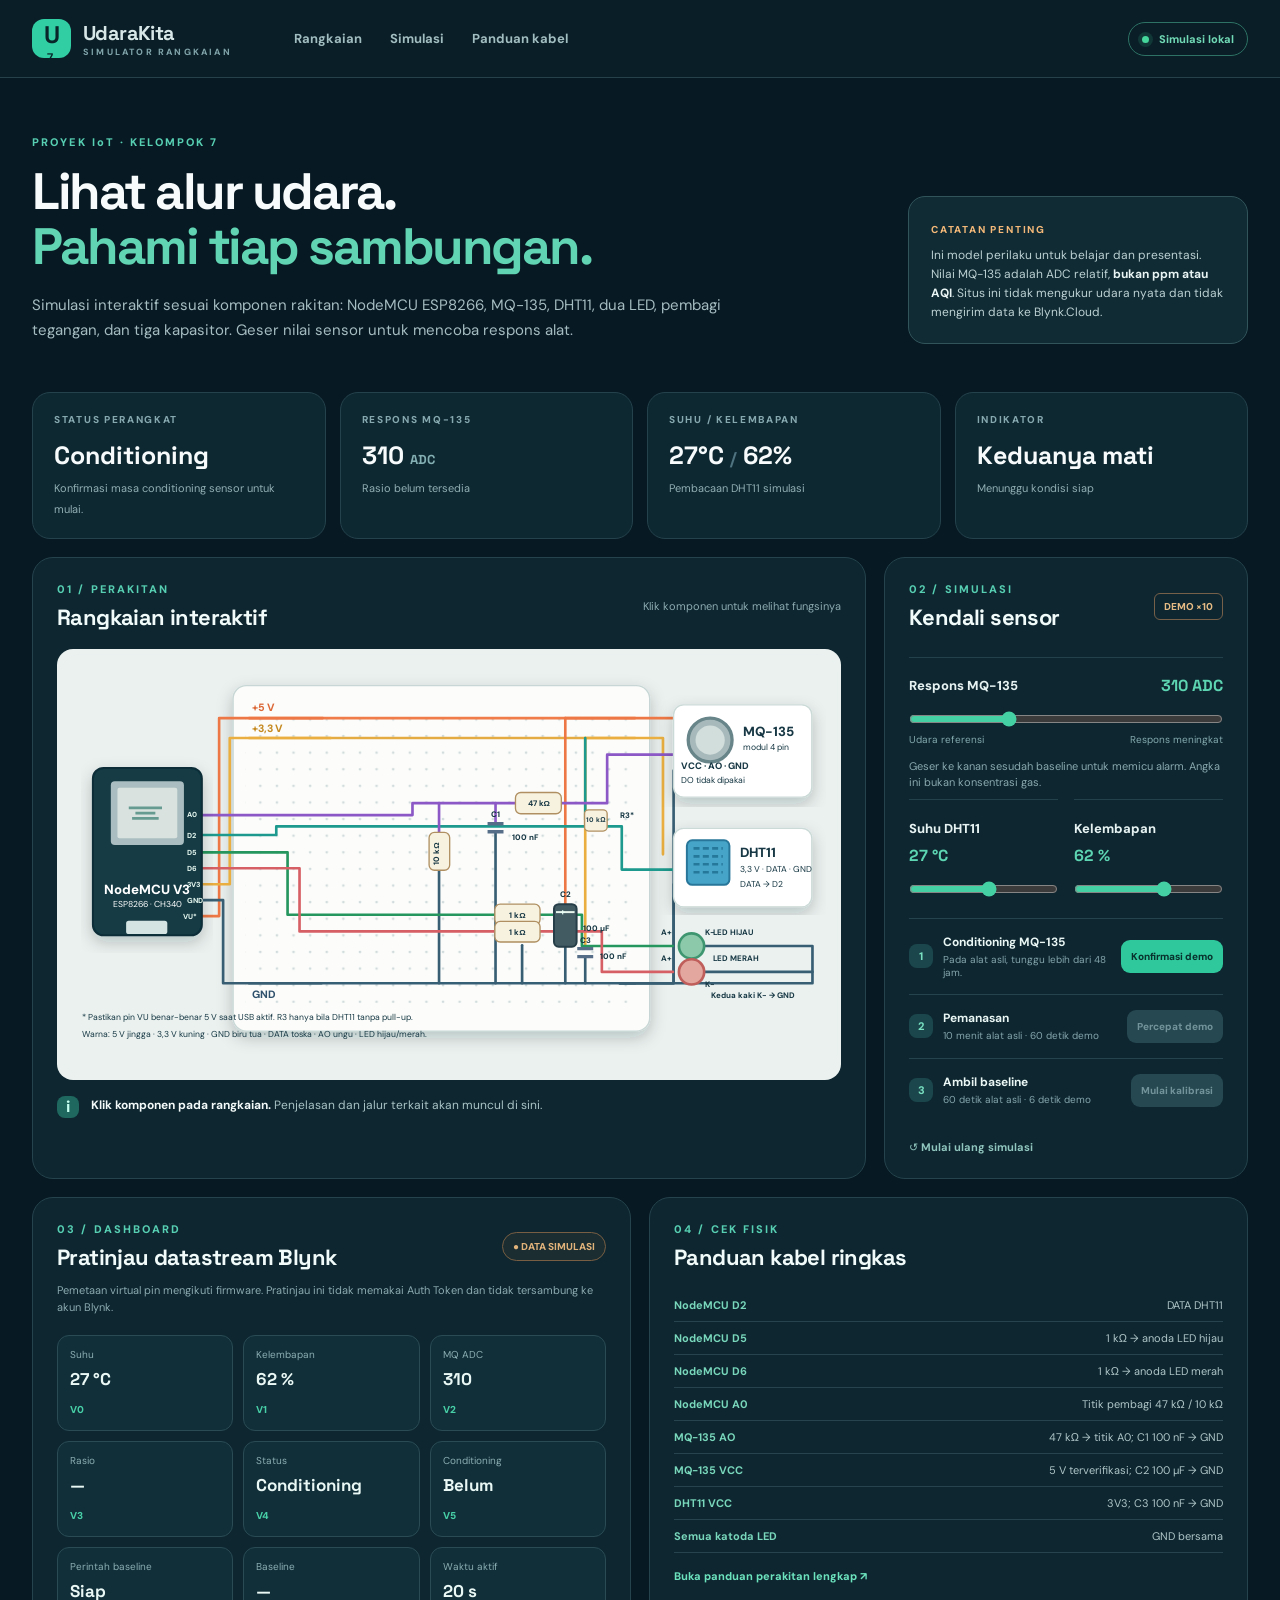
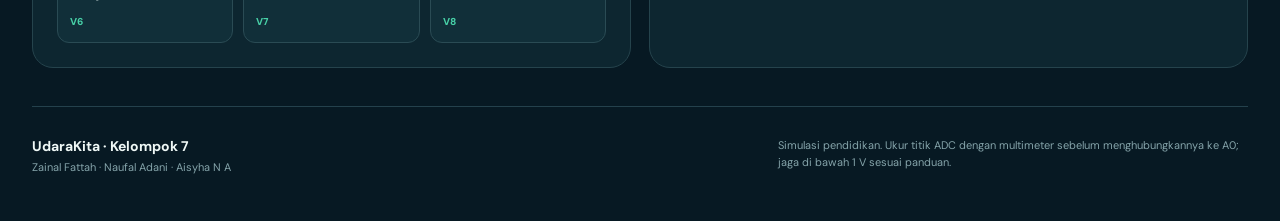
<file: simulator/index.html>
<!doctype html>
<html lang="id">
<head>
  <meta charset="utf-8">
  <meta name="viewport" content="width=device-width, initial-scale=1">
  <meta name="theme-color" content="#071923">
  <title>UdaraKita — Simulator Rangkaian Kelompok 7</title>
  <link rel="stylesheet" href="style.css">
</head>
<body>
  <header class="topbar">
    <div class="brand"><span class="brand-mark">U<span>7</span></span><div><strong>UdaraKita</strong><small>SIMULATOR RANGKAIAN</small></div></div>
    <nav aria-label="Navigasi utama"><a href="#rangkaian">Rangkaian</a><a href="#kendali">Simulasi</a><a href="#panduan">Panduan kabel</a></nav>
    <span class="top-pill"><span class="live-dot"></span> Simulasi lokal</span>
  </header>

  <main>
    <section class="hero">
      <div><span class="eyebrow">PROYEK IoT · KELOMPOK 7</span><h1>Lihat alur udara.<br><em>Pahami tiap sambungan.</em></h1><p>Simulasi interaktif sesuai komponen rakitan: NodeMCU ESP8266, MQ-135, DHT11, dua LED, pembagi tegangan, dan tiga kapasitor. Geser nilai sensor untuk mencoba respons alat.</p></div>
      <div class="hero-note"><span>CATATAN PENTING</span><p>Ini model perilaku untuk belajar dan presentasi. Nilai MQ-135 adalah ADC relatif, <strong>bukan ppm atau AQI</strong>. Situs ini tidak mengukur udara nyata dan tidak mengirim data ke Blynk.Cloud.</p></div>
    </section>

    <section class="summary" aria-label="Ringkasan simulasi">
      <article><span>STATUS PERANGKAT</span><strong id="statusLabel">Conditioning</strong><small id="statusDetail">Konfirmasi masa conditioning sensor untuk mulai.</small></article>
      <article><span>RESPONS MQ-135</span><strong><span id="adcValue">310</span> <small>ADC</small></strong><small id="ratioSummary">Rasio belum tersedia</small></article>
      <article><span>SUHU / KELEMBAPAN</span><strong><span id="tempValue">27</span>°C <b>/</b> <span id="humidityValue">62</span>%</strong><small>Pembacaan DHT11 simulasi</small></article>
      <article><span>INDIKATOR</span><strong id="indicatorLabel">Keduanya mati</strong><small id="indicatorDetail">Menunggu kondisi siap</small></article>
    </section>

    <section class="workarea" id="rangkaian">
      <div class="panel circuit-panel">
        <div class="section-head"><div><span class="eyebrow">01 / PERAKITAN</span><h2>Rangkaian interaktif</h2></div><span class="hint">Klik komponen untuk melihat fungsinya</span></div>
        <div class="circuit-scroll">
          <svg id="circuit" viewBox="0 0 1180 650" role="img" aria-label="Diagram rangkaian NodeMCU, MQ-135, DHT11, LED, resistor, dan kapasitor dengan sambungan berwarna">
            <defs><pattern id="holes" width="25" height="25" patternUnits="userSpaceOnUse"><circle cx="6" cy="6" r="2.1" fill="#aabbbf" opacity=".5"/></pattern><filter id="shadow"><feDropShadow dx="0" dy="9" stdDeviation="12" flood-color="#061d26" flood-opacity=".22"/></filter></defs>
            <rect x="6" y="8" width="1168" height="630" rx="28" fill="#eaf1ef"/>
            <rect x="265" y="55" width="627" height="520" rx="20" fill="#fcfdfb" stroke="#c8d7d5" stroke-width="2" filter="url(#shadow)"/>
            <rect x="283" y="89" width="591" height="444" fill="url(#holes)"/>
            <rect x="287" y="102" width="585" height="4" rx="2" fill="#f07c49"/><rect x="287" y="132" width="585" height="4" rx="2" fill="#e5ab43"/><rect x="287" y="501" width="585" height="4" rx="2" fill="#365e75"/>
            <text x="293" y="93" class="rail-text power-text">+5 V</text><text x="293" y="125" class="rail-text v3-text">+3,3 V</text><text x="293" y="526" class="rail-text ground-text">GND</text>

            <g class="wire power" data-net="5v"><path d="M218 402 H244 V104 H400"/><path d="M765 104 H931 V136"/><path d="M765 104 V384"/></g>
            <g class="wire v3" data-net="3v3"><path d="M218 354 H260 V134 H412"/><path d="M795 134 H912 V309"/><path d="M795 134 V451"/></g>
            <g class="wire ground" data-net="gnd"><path d="M218 378 H250 V503 H398"/><path d="M847 503 H928 V183"/><path d="M847 503 H928 V354"/><path d="M700 503 V446"/><path d="M575 503 V333"/><path d="M660 503 V275"/><path d="M765 503 V448"/><path d="M795 503 V463"/><path d="M974 447 H1137 V503 H847"/><path d="M974 486 H1137"/></g>
            <g class="wire data" data-net="dht"><path d="M218 280 H330 V267 H850 V332 H927"/><path d="M795 134 V257 H828"/></g>
            <g class="wire analog" data-net="adc"><path d="M928 159 H828 V232 H759"/><path d="M691 232 H535 V250 H218"/><path d="M575 232 V276"/><path d="M660 232 V263"/></g>
            <g class="wire green" data-net="green"><path d="M218 306 H347 V400 H659"/><path d="M727 400 H790 V447 H927"/></g>
            <g class="wire red" data-net="red"><path d="M218 330 H365 V425 H659"/><path d="M727 425 H820 V486 H927"/></g>

            <g class="component" data-part="nodemcu" tabindex="0" role="button" aria-label="NodeMCU ESP8266"><rect x="54" y="179" width="164" height="252" rx="16" fill="#123b45" stroke="#0c2d37" stroke-width="3" filter="url(#shadow)"/><rect x="81" y="199" width="110" height="96" rx="6" fill="#aabec1"/><rect x="91" y="209" width="90" height="76" rx="3" fill="#dae2df"/><path d="M108 239 h50 m-40 8 h30 m-35 8 h40" stroke="#659b91" stroke-width="4"/><text x="136" y="368" text-anchor="middle" class="part-title white">NodeMCU V3</text><text x="136" y="389" text-anchor="middle" class="part-sub white">ESP8266 · CH340</text><rect x="104" y="409" width="62" height="20" rx="4" fill="#d3e4e2"/>
              <g class="pins"><text x="196" y="284">D2</text><text x="196" y="310">D5</text><text x="196" y="334">D6</text><text x="196" y="358">3V3</text><text x="196" y="382">GND</text><text x="190" y="406">VU*</text><text x="196" y="253">A0</text></g></g>

            <g class="component" data-part="mq" tabindex="0" role="button" aria-label="Sensor gas MQ-135"><rect x="928" y="84" width="208" height="139" rx="15" fill="#ffffff" stroke="#cbdad7" stroke-width="2" filter="url(#shadow)"/><circle cx="983" cy="137" r="33" fill="#a7b9bb" stroke="#68858a" stroke-width="5"/><circle cx="983" cy="137" r="22" fill="#d2dedb"/><text x="1032" y="131" class="part-title">MQ-135</text><text x="1032" y="152" class="part-sub">modul 4 pin</text><text x="939" y="181" class="pin-label">VCC · AO · GND</text><text x="939" y="202" class="part-sub">DO tidak dipakai</text></g>
            <g class="component" data-part="dht" tabindex="0" role="button" aria-label="Sensor suhu dan kelembapan DHT11"><rect x="928" y="270" width="208" height="118" rx="15" fill="#ffffff" stroke="#cbdad7" stroke-width="2" filter="url(#shadow)"/><rect x="948" y="288" width="64" height="67" rx="8" fill="#45a4c7" stroke="#28779a" stroke-width="3"/><path d="M958 300 h44 m-44 12 h44 m-44 12 h44 m-44 12 h44" stroke="#26789b" stroke-width="4" stroke-dasharray="9 5"/><text x="1028" y="313" class="part-title">DHT11</text><text x="1028" y="335" class="part-sub">3,3 V · DATA · GND</text><text x="1028" y="358" class="part-sub">DATA → D2</text></g>

            <g class="component resistor" data-part="divider" tabindex="0" role="button" aria-label="Pembagi tegangan ADC"><rect x="690" y="216" width="69" height="32" rx="8" fill="#f7f1df" stroke="#b09062" stroke-width="2"/><text x="725" y="237" text-anchor="middle">47 kΩ</text><rect x="560" y="276" width="31" height="57" rx="8" fill="#f7f1df" stroke="#b09062" stroke-width="2"/><text x="575" y="308" text-anchor="middle" transform="rotate(-90 575 308)">10 kΩ</text></g>
            <g class="component" data-part="c1" tabindex="0" role="button" aria-label="C1 kapasitor 100 nanofarad di ADC"><path d="M648 263 H672 M648 275 H672" stroke="#566e87" stroke-width="5"/><text x="660" y="253" text-anchor="middle" class="tiny-label">C1</text><text x="685" y="287" class="tiny-label">100 nF</text></g>
            <g class="component" data-part="pullup" tabindex="0" role="button" aria-label="Resistor pull-up DHT11 opsional"><rect x="794" y="242" width="34" height="32" rx="6" fill="#f7f1df" stroke="#b09062" stroke-width="2"/><text x="811" y="261" text-anchor="middle" class="small-res">10 kΩ</text><text x="847" y="255" class="tiny-label">R3*</text></g>
            <g class="component" data-part="c2" tabindex="0" role="button" aria-label="C2 elko 100 mikrofarad antara 5 volt dan ground"><rect x="748" y="384" width="34" height="64" rx="7" fill="#425a62" stroke="#263e47" stroke-width="3"/><path d="M751 396 h28" stroke="#e8f5ec" stroke-width="3"/><text x="765" y="374" text-anchor="middle" class="tiny-label">C2</text><text x="792" y="424" class="tiny-label">100 µF</text><text x="757" y="400" class="cap-plus">+</text></g>
            <g class="component" data-part="c3" tabindex="0" role="button" aria-label="C3 kapasitor 100 nanofarad antara 3,3 volt dan ground"><path d="M783 451 H807 M783 463 H807" stroke="#566e87" stroke-width="5"/><text x="795" y="443" text-anchor="middle" class="tiny-label">C3</text><text x="817" y="467" class="tiny-label">100 nF</text></g>
            <g class="component resistor" data-part="leds" tabindex="0" role="button" aria-label="Kedua LED dan resistor seri 1 kiloohm"><rect x="659" y="384" width="68" height="31" rx="8" fill="#f7f1df" stroke="#b09062" stroke-width="2"/><text x="693" y="405" text-anchor="middle">1 kΩ</text><rect x="659" y="410" width="68" height="31" rx="8" fill="#f7f1df" stroke="#b09062" stroke-width="2"/><text x="693" y="431" text-anchor="middle">1 kΩ</text><circle id="greenBulb" cx="955" cy="447" r="19" fill="#8cc8aa" stroke="#3e9670" stroke-width="4"/><circle id="redBulb" cx="955" cy="486" r="19" fill="#e4a7a0" stroke="#bf5e5a" stroke-width="4"/><text x="987" y="430" class="pin-label">LED HIJAU</text><text x="987" y="469" class="pin-label">LED MERAH</text><text x="909" y="430" class="tiny-label">A+</text><text x="975" y="430" class="tiny-label">K−</text><text x="909" y="470" class="tiny-label">A+</text><text x="975" y="509" class="tiny-label">K−</text><text x="985" y="525" class="tiny-label">Kedua kaki K− → GND</text></g>
            <text x="38" y="559" class="note-svg">* Pastikan pin VU benar-benar 5 V saat USB aktif. R3 hanya bila DHT11 tanpa pull-up.</text>
            <text x="38" y="584" class="note-svg">Warna: 5 V jingga · 3,3 V kuning · GND biru tua · DATA toska · AO ungu · LED hijau/merah.</text>
          </svg>
        </div>
        <div class="component-info" id="componentInfo"><span class="info-icon">i</span><p><strong>Klik komponen pada rangkaian.</strong> Penjelasan dan jalur terkait akan muncul di sini.</p></div>
      </div>

      <aside class="panel controls" id="kendali">
        <div class="section-head"><div><span class="eyebrow">02 / SIMULASI</span><h2>Kendali sensor</h2></div><span class="demo-tag">DEMO ×10</span></div>
        <div class="control-group"><div class="control-heading"><label for="gasSlider">Respons MQ-135</label><strong><span id="gasReadout">310</span> ADC</strong></div><input id="gasSlider" type="range" min="3" max="999" value="310"><div class="range-ends"><span>Udara referensi</span><span>Respons meningkat</span></div><p>Geser ke kanan sesudah baseline untuk memicu alarm. Angka ini bukan konsentrasi gas.</p></div>
        <div class="control-grid"><div class="control-group"><div class="control-heading"><label for="tempSlider">Suhu DHT11</label><strong><span id="tempReadout">27</span> °C</strong></div><input id="tempSlider" type="range" min="0" max="50" value="27"></div><div class="control-group"><div class="control-heading"><label for="humiditySlider">Kelembapan</label><strong><span id="humidityReadout">62</span> %</strong></div><input id="humiditySlider" type="range" min="0" max="100" value="62"></div></div>
        <div class="process"><div><span class="step-count">1</span><div><strong>Conditioning MQ-135</strong><small>Pada alat asli, tunggu lebih dari 48 jam.</small></div></div><button id="conditionButton" type="button">Konfirmasi demo</button></div>
        <div class="process"><div><span class="step-count">2</span><div><strong>Pemanasan</strong><small id="warmupHint">10 menit alat asli · 60 detik demo</small></div></div><button id="warmupButton" type="button" disabled>Percepat demo</button></div>
        <div class="process"><div><span class="step-count">3</span><div><strong>Ambil baseline</strong><small id="baselineHint">60 detik alat asli · 6 detik demo</small></div></div><button id="baselineButton" type="button" disabled>Mulai kalibrasi</button></div>
        <button class="reset-button" id="resetButton" type="button">↺ Mulai ulang simulasi</button>
      </aside>
    </section>

    <section class="bottom-grid">
      <div class="panel dashboard"><div class="section-head"><div><span class="eyebrow">03 / DASHBOARD</span><h2>Pratinjau datastream Blynk</h2></div><span class="offline-pill">● DATA SIMULASI</span></div><p class="muted">Pemetaan virtual pin mengikuti firmware. Pratinjau ini tidak memakai Auth Token dan tidak tersambung ke akun Blynk.</p><div class="streams" id="streams"></div></div>
      <div class="panel" id="panduan"><div class="section-head"><div><span class="eyebrow">04 / CEK FISIK</span><h2>Panduan kabel ringkas</h2></div></div><div class="wire-table"><div><strong>NodeMCU D2</strong><span>DATA DHT11</span></div><div><strong>NodeMCU D5</strong><span>1 kΩ → anoda LED hijau</span></div><div><strong>NodeMCU D6</strong><span>1 kΩ → anoda LED merah</span></div><div><strong>NodeMCU A0</strong><span>Titik pembagi 47 kΩ / 10 kΩ</span></div><div><strong>MQ-135 AO</strong><span>47 kΩ → titik A0; C1 100 nF → GND</span></div><div><strong>MQ-135 VCC</strong><span>5 V terverifikasi; C2 100 µF → GND</span></div><div><strong>DHT11 VCC</strong><span>3V3; C3 100 nF → GND</span></div><div><strong>Semua katoda LED</strong><span>GND bersama</span></div></div><a class="guide-link" href="https://github.com/ZainalFattah/Tugas-IoT/blob/main/PANDUAN_PERAKITAN_BREADBOARD.md" target="_blank" rel="noopener noreferrer">Buka panduan perakitan lengkap ↗</a></div>
    </section>
    <footer><div><strong>UdaraKita · Kelompok 7</strong><span>Zainal Fattah · Naufal Adani · Aisyha N A</span></div><p>Simulasi pendidikan. Ukur titik ADC dengan multimeter sebelum menghubungkannya ke A0; jaga di bawah 1 V sesuai panduan.</p></footer>
  </main>
  <script src="app.js"></script>
</body>
</html>
</file>
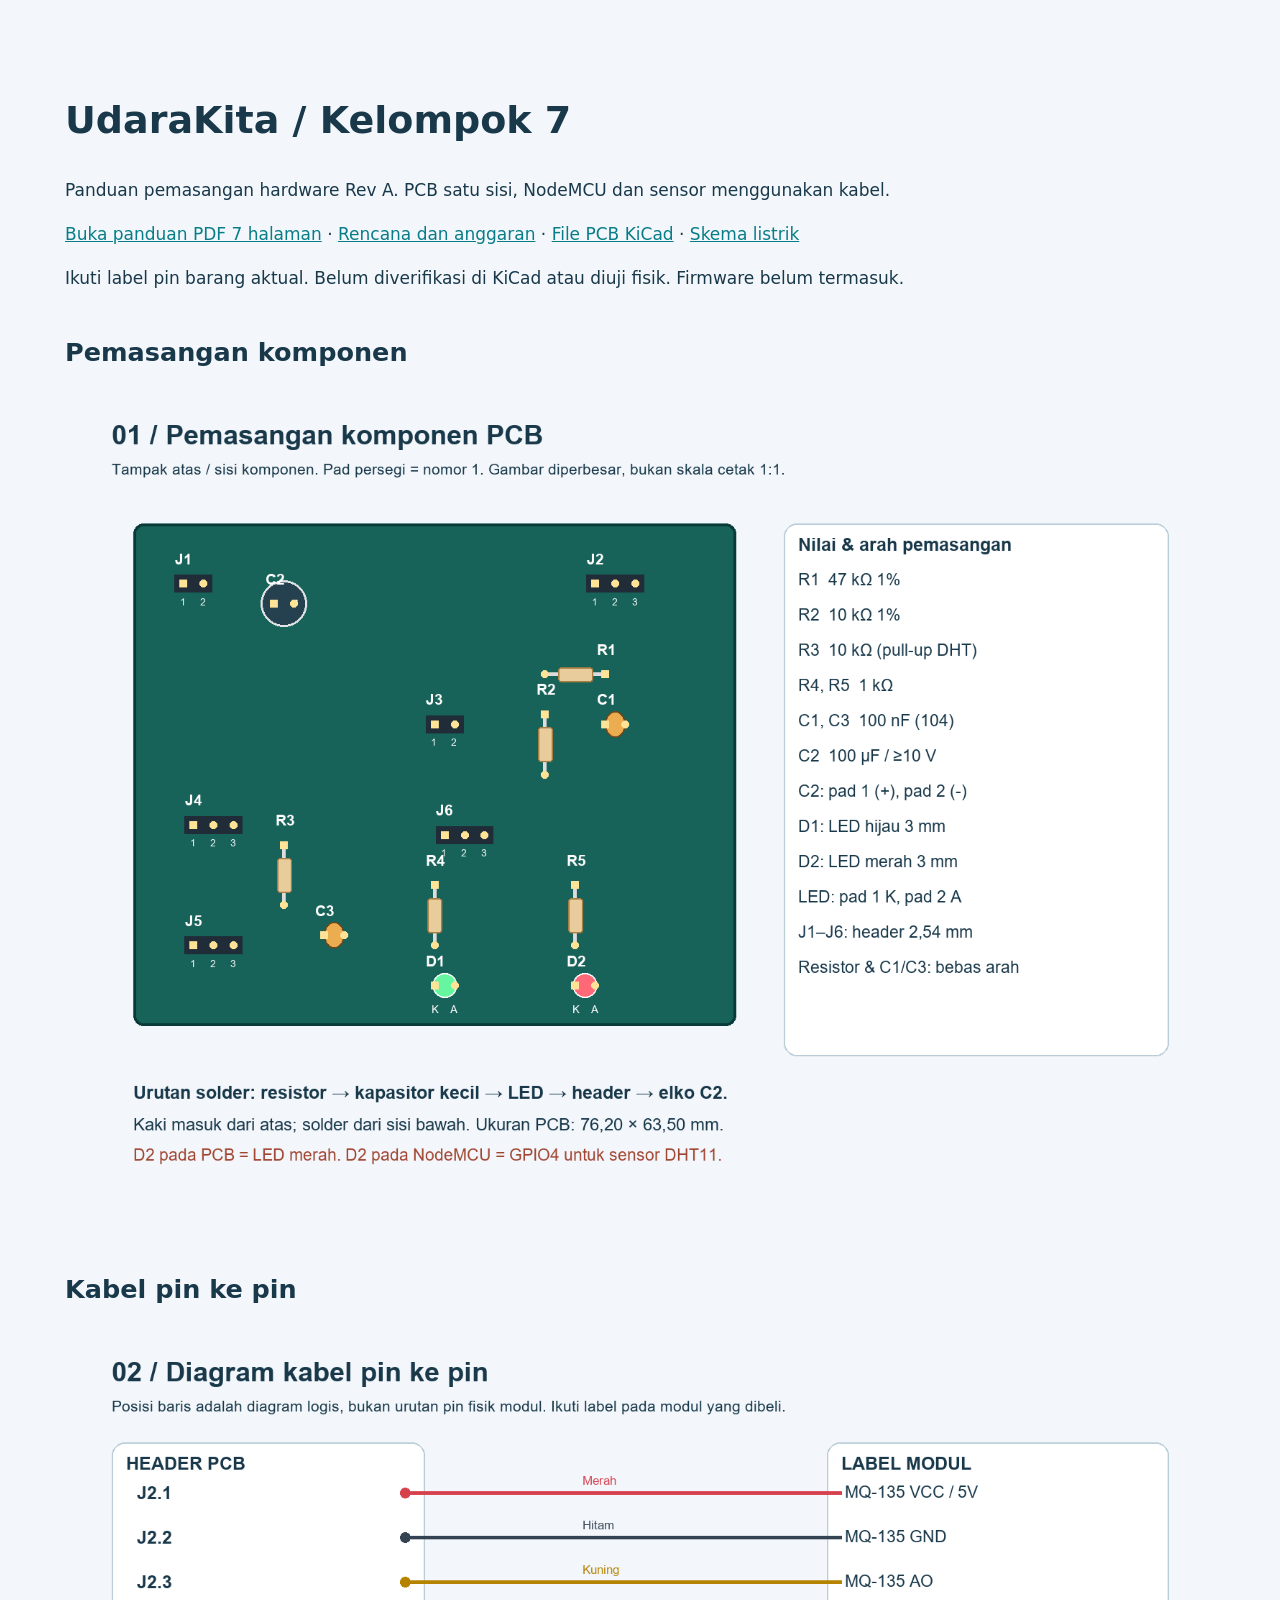
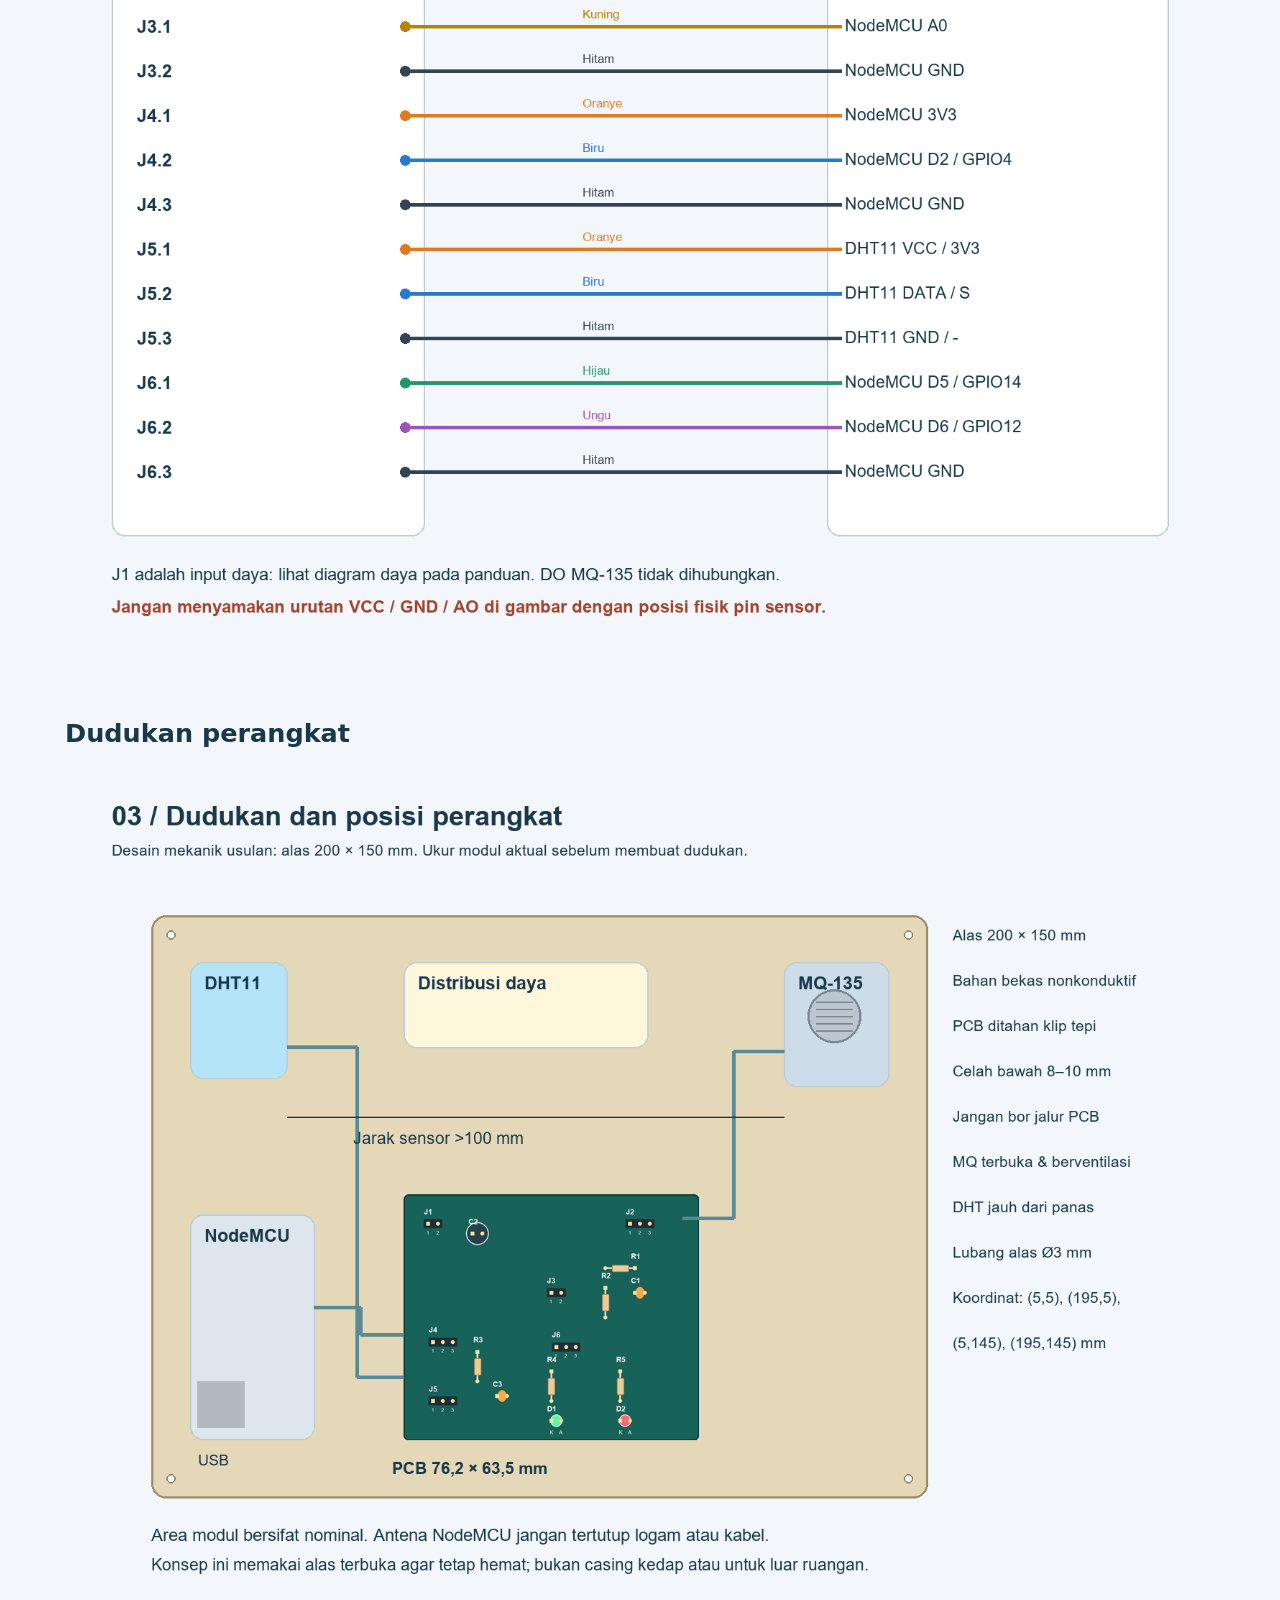
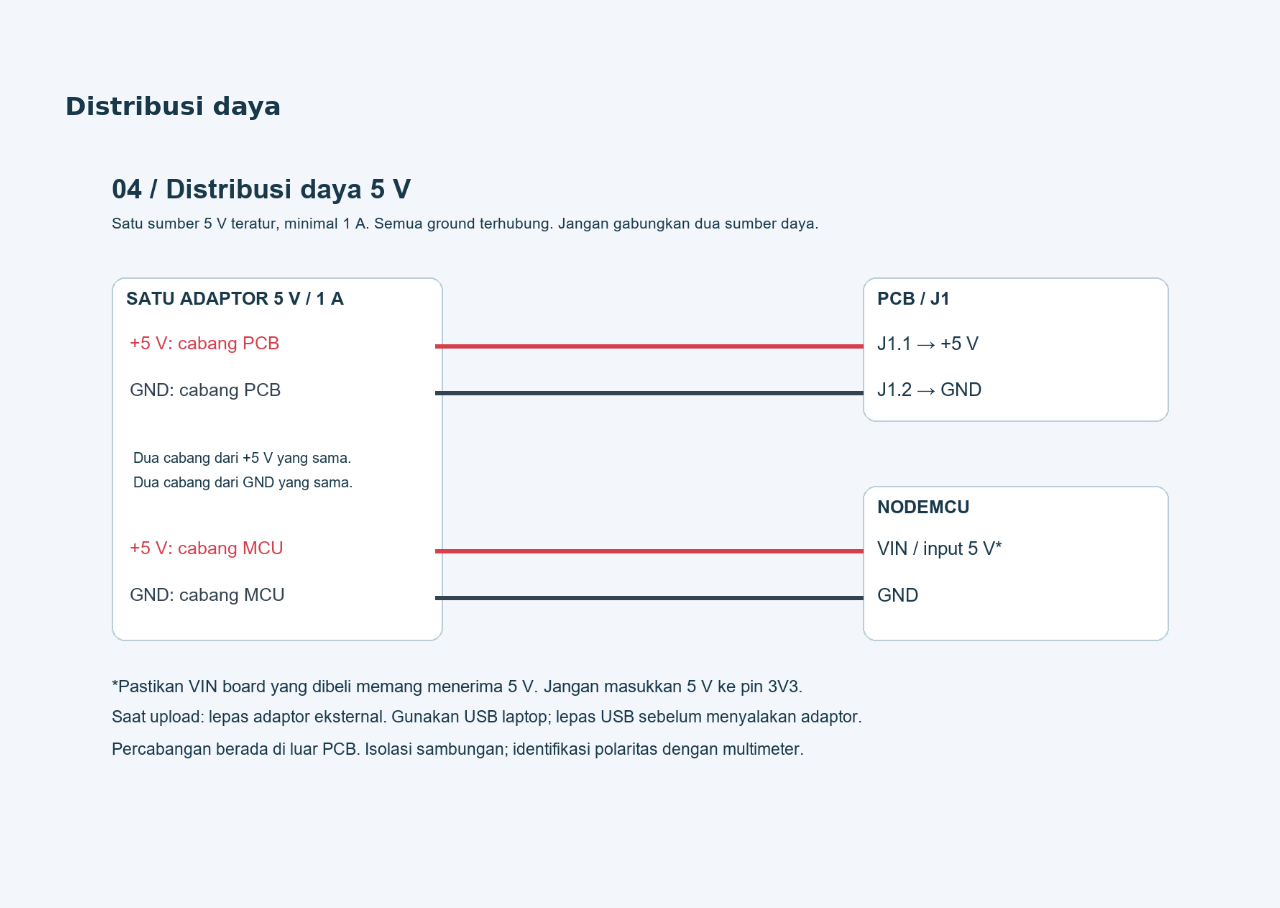
<file: Panduan_Perakitan.html>
<!doctype html><html lang="id"><meta charset="utf-8"><title>Perakitan UdaraKita</title><style>body{font:17px/1.6 system-ui;max-width:1150px;margin:45px auto;padding:20px;color:#19394b;background:#f3f7fb}img{width:100%}a{color:#087d88}h1{font-size:38px}section{margin:40px 0}</style><h1>UdaraKita / Kelompok 7</h1><p>Panduan pemasangan hardware Rev A. PCB satu sisi, NodeMCU dan sensor menggunakan kabel.</p><p><a href="Panduan_Desain_dan_Perakitan.pdf">Buka panduan PDF 7 halaman</a> · <a href="Rencana_Proyek.html">Rencana dan anggaran</a> · <a href="Kelompok7_Udara.kicad_pcb">File PCB KiCad</a> · <a href="Skema_Rangkaian.svg">Skema listrik</a></p><p>Ikuti label pin barang aktual. Belum diverifikasi di KiCad atau diuji fisik. Firmware belum termasuk.</p><section><h2>Pemasangan komponen</h2><img src="01_Pemasangan_Komponen.png"></section><section><h2>Kabel pin ke pin</h2><img src="02_Diagram_Kabel.png"></section><section><h2>Dudukan perangkat</h2><img src="03_Desain_Dudukan.png"></section><section><h2>Distribusi daya</h2><img src="04_Distribusi_Daya.png"></section>
</file>
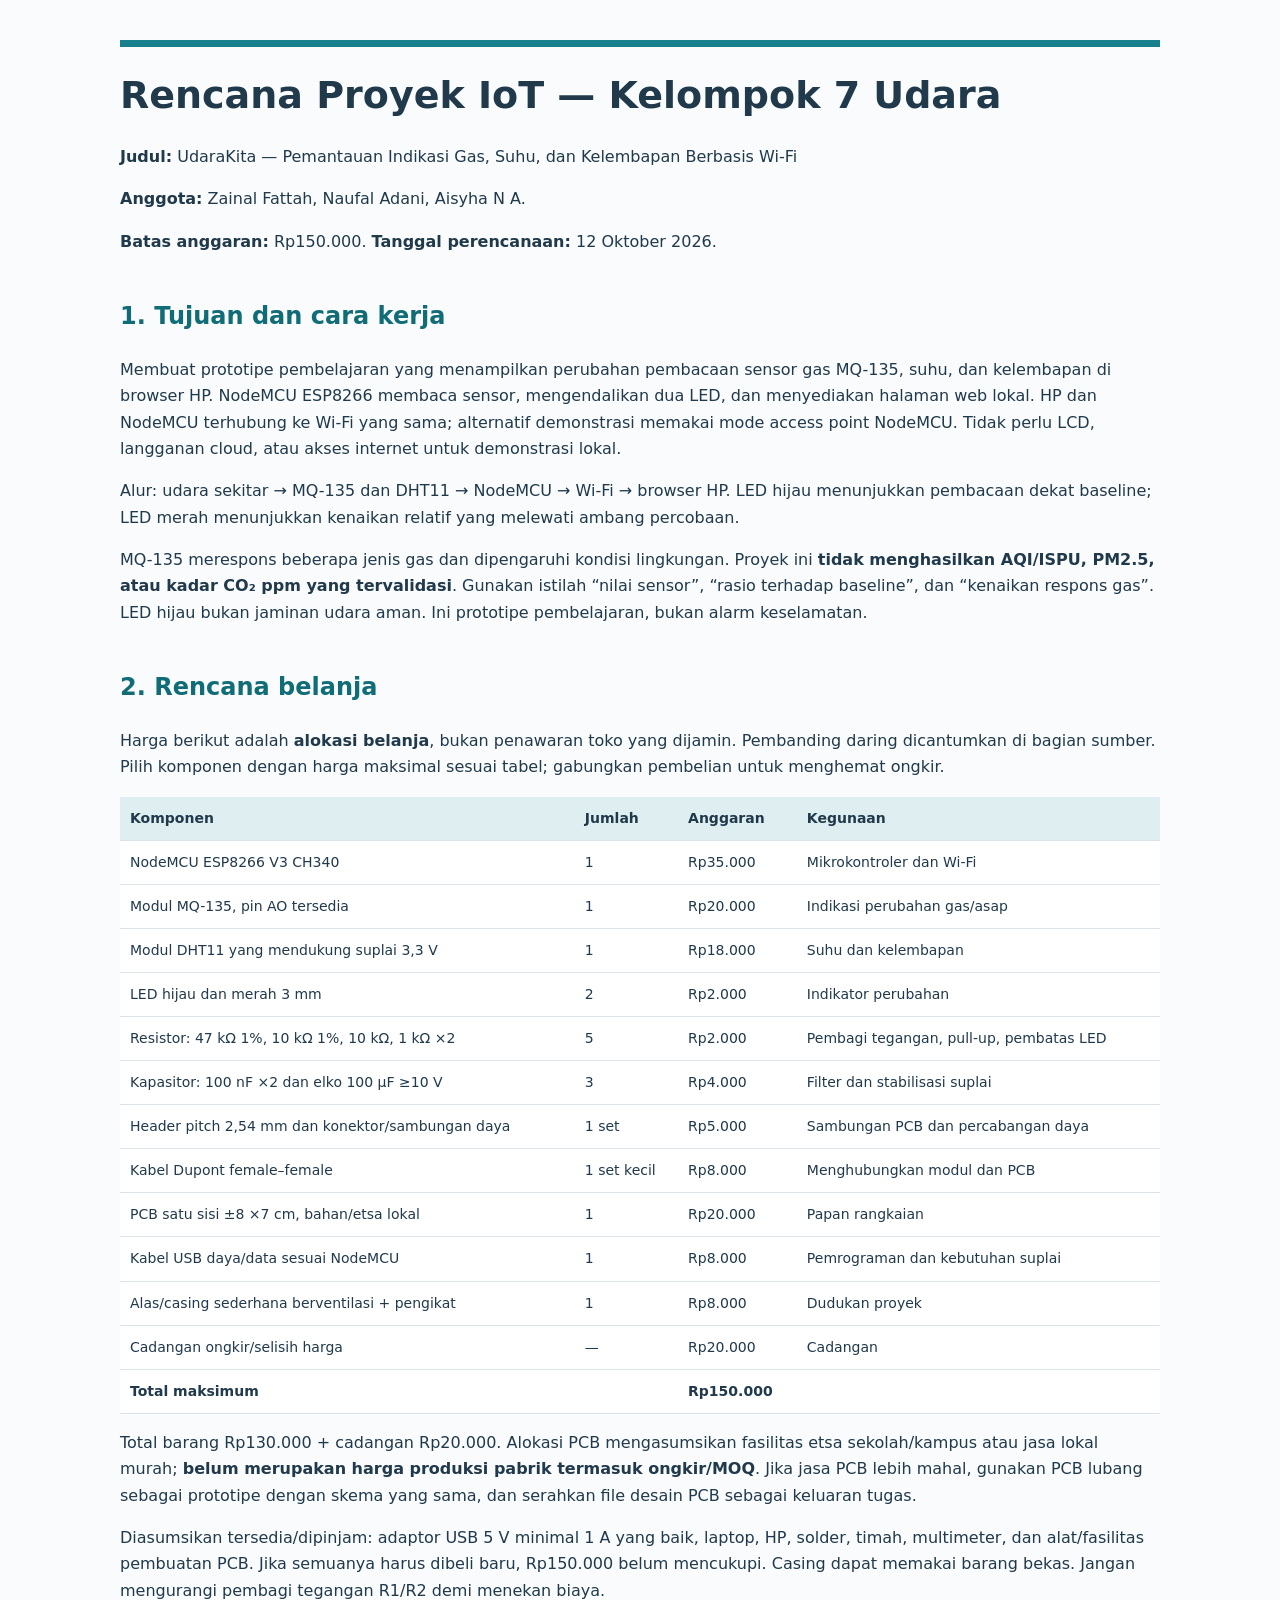
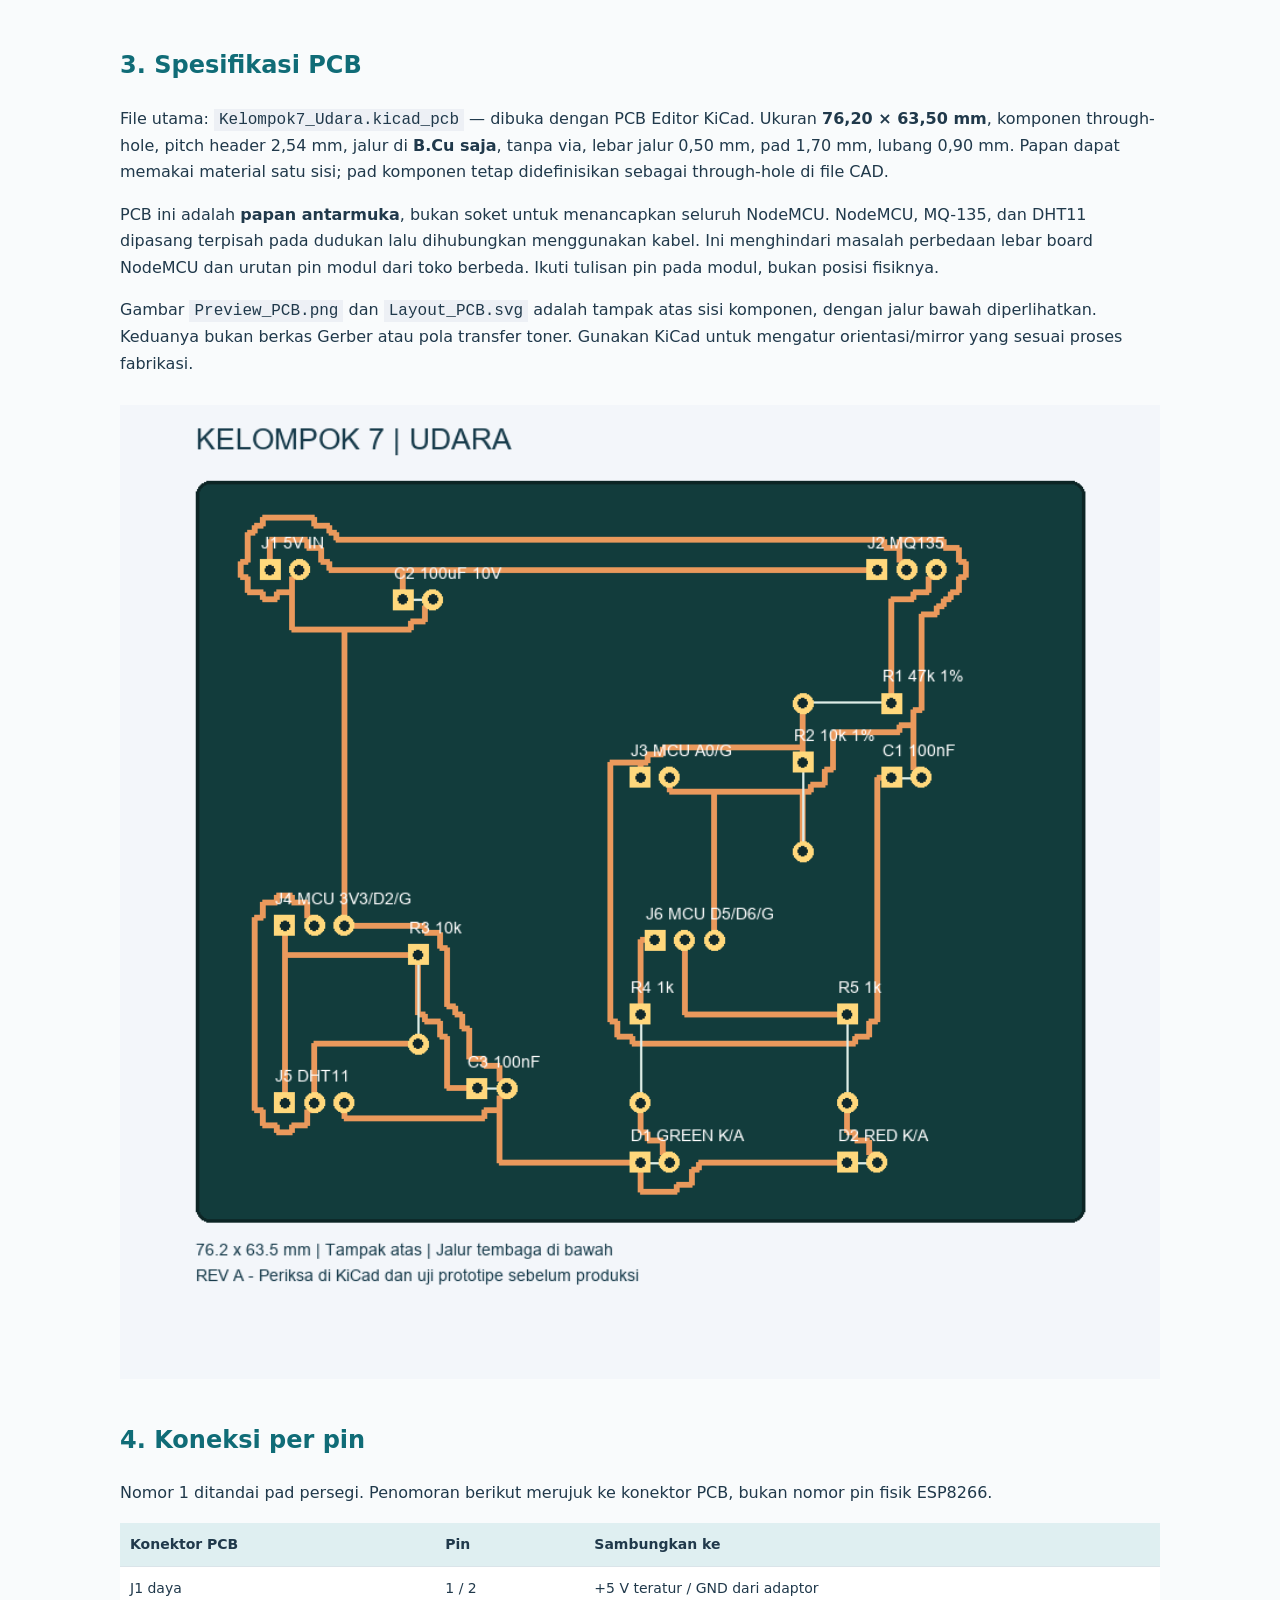
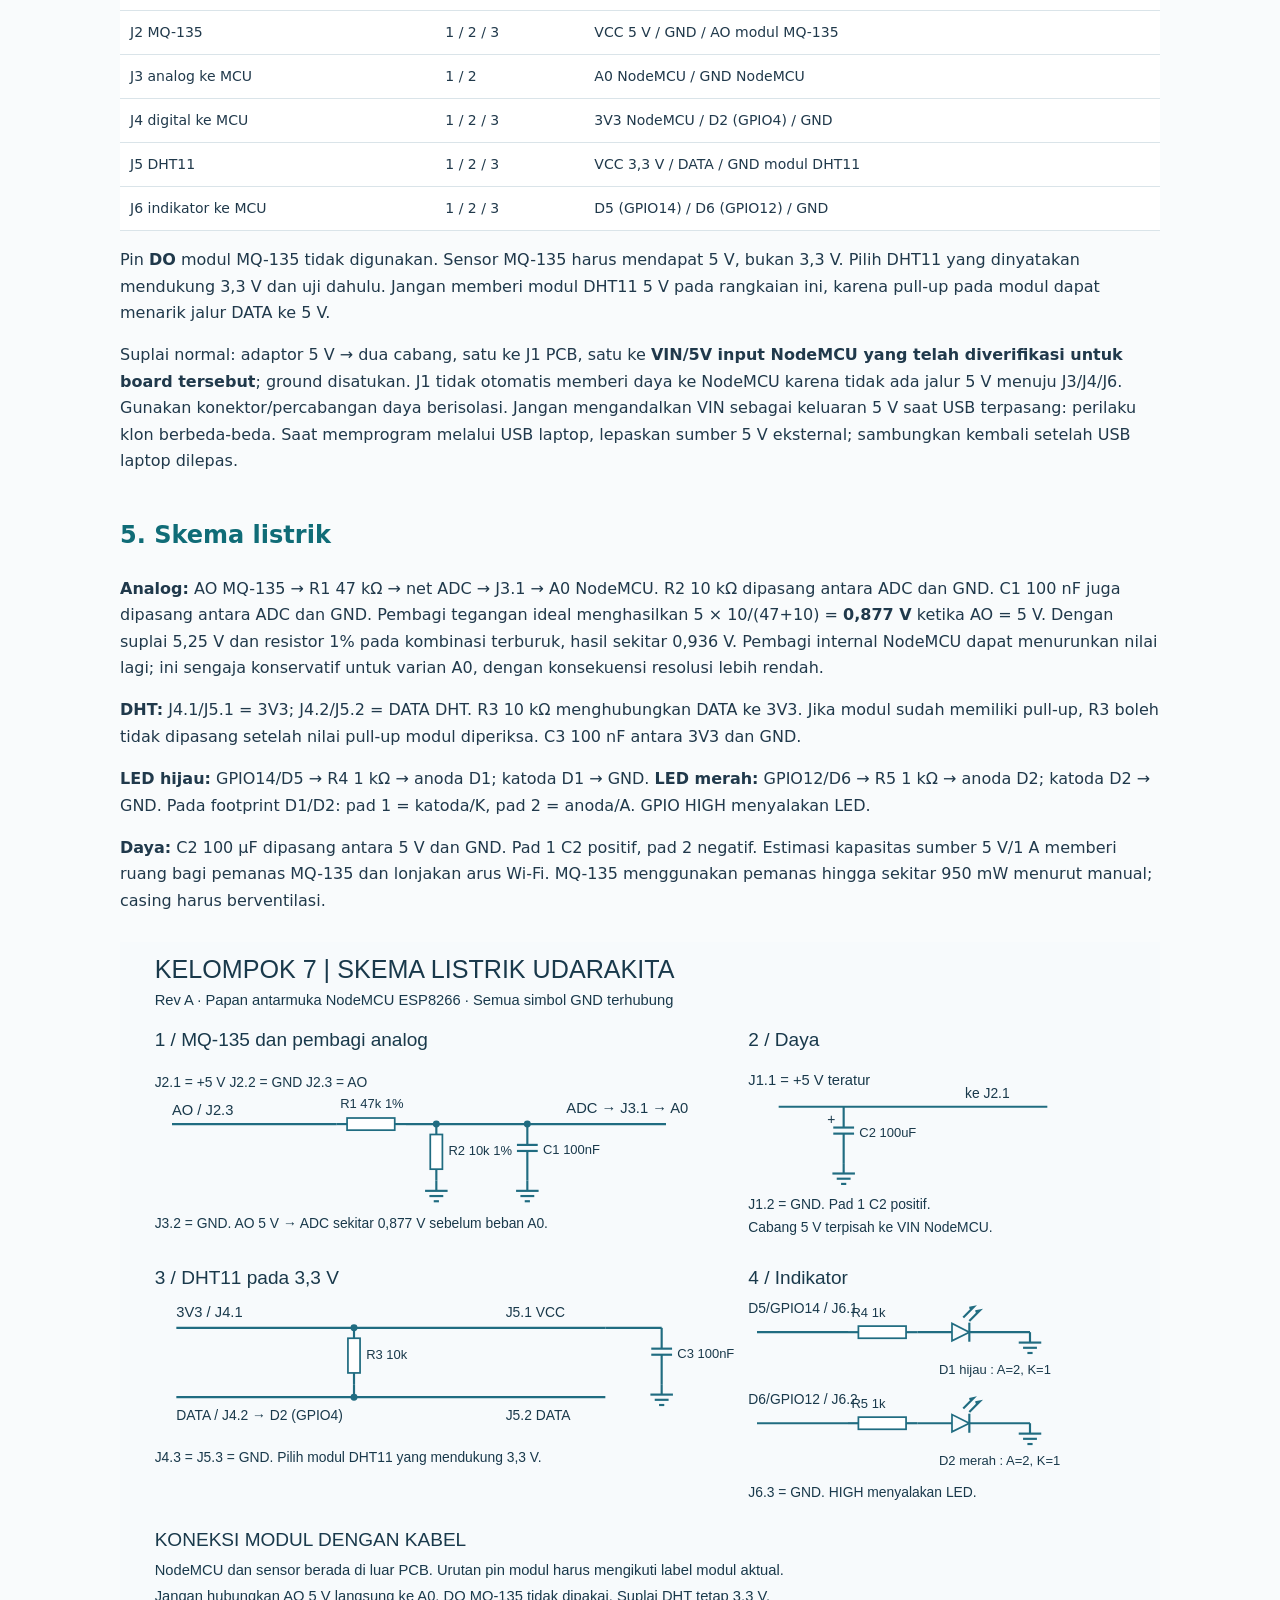
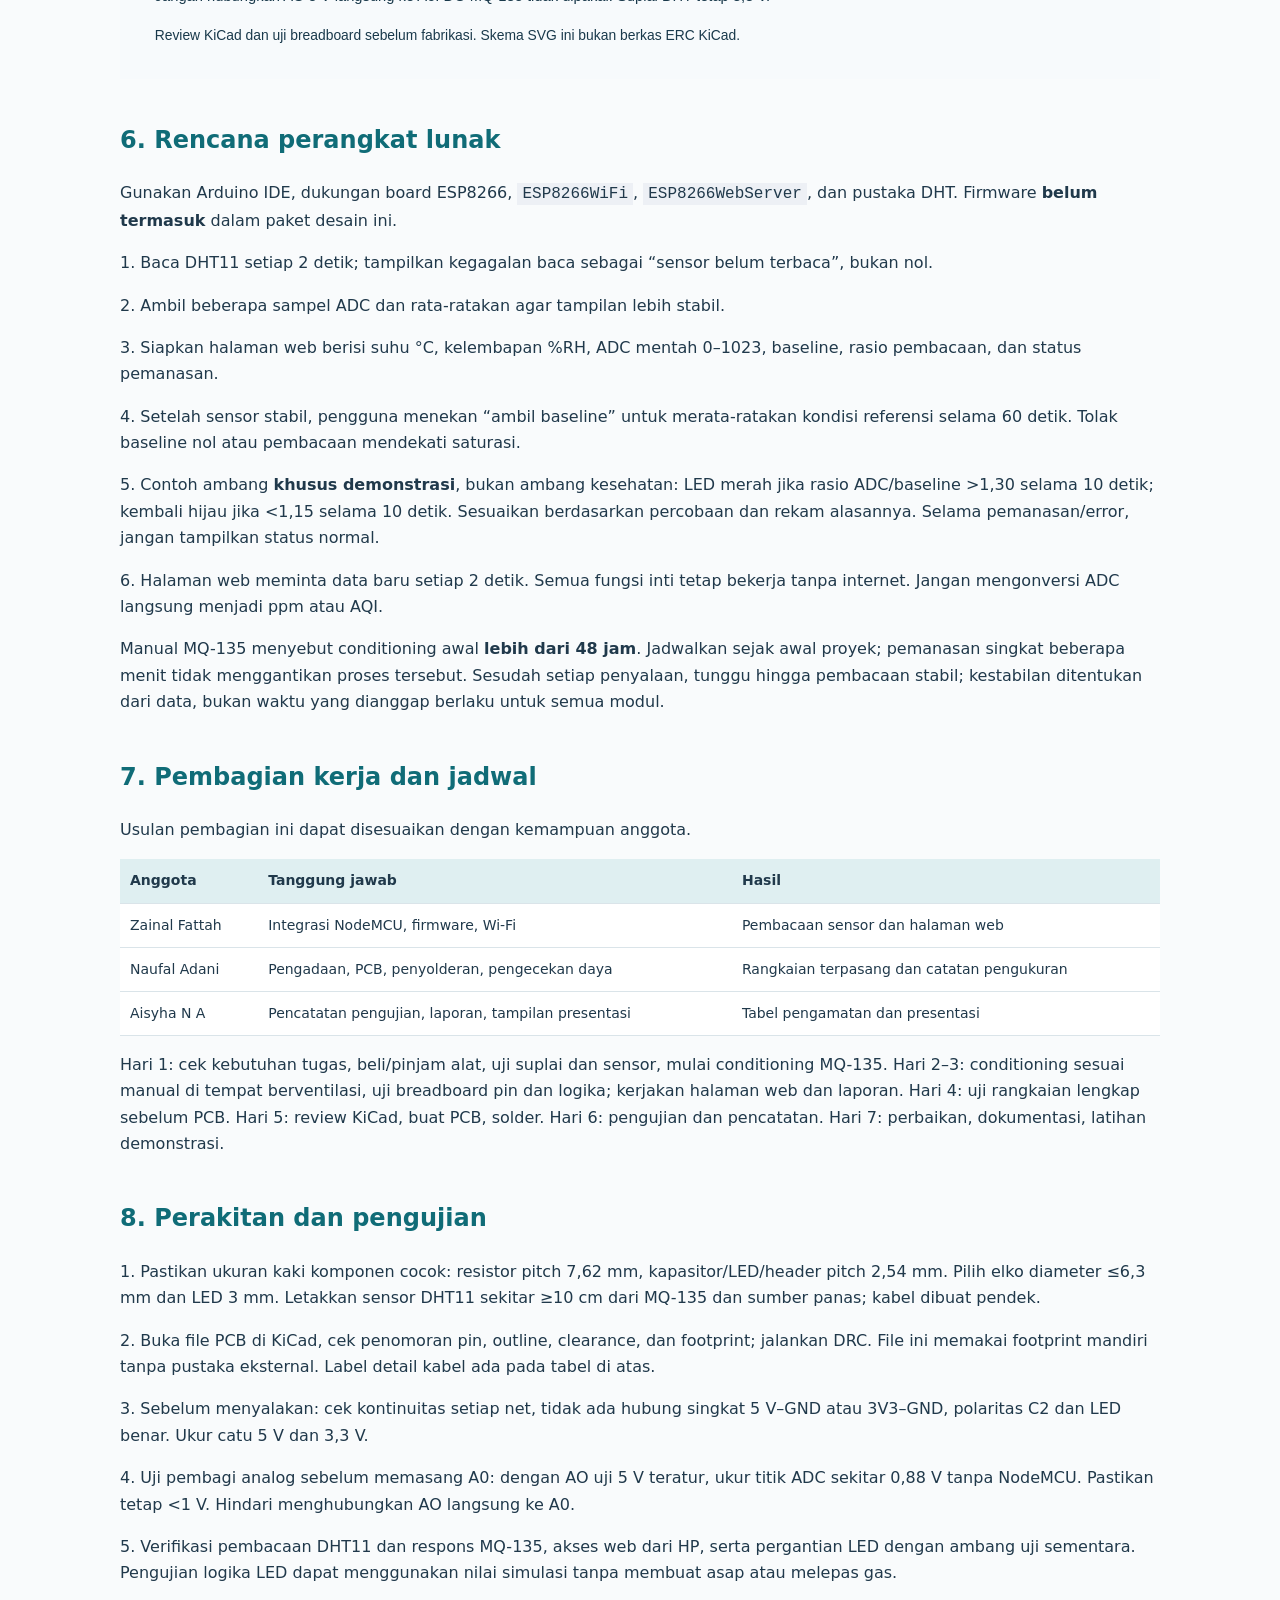
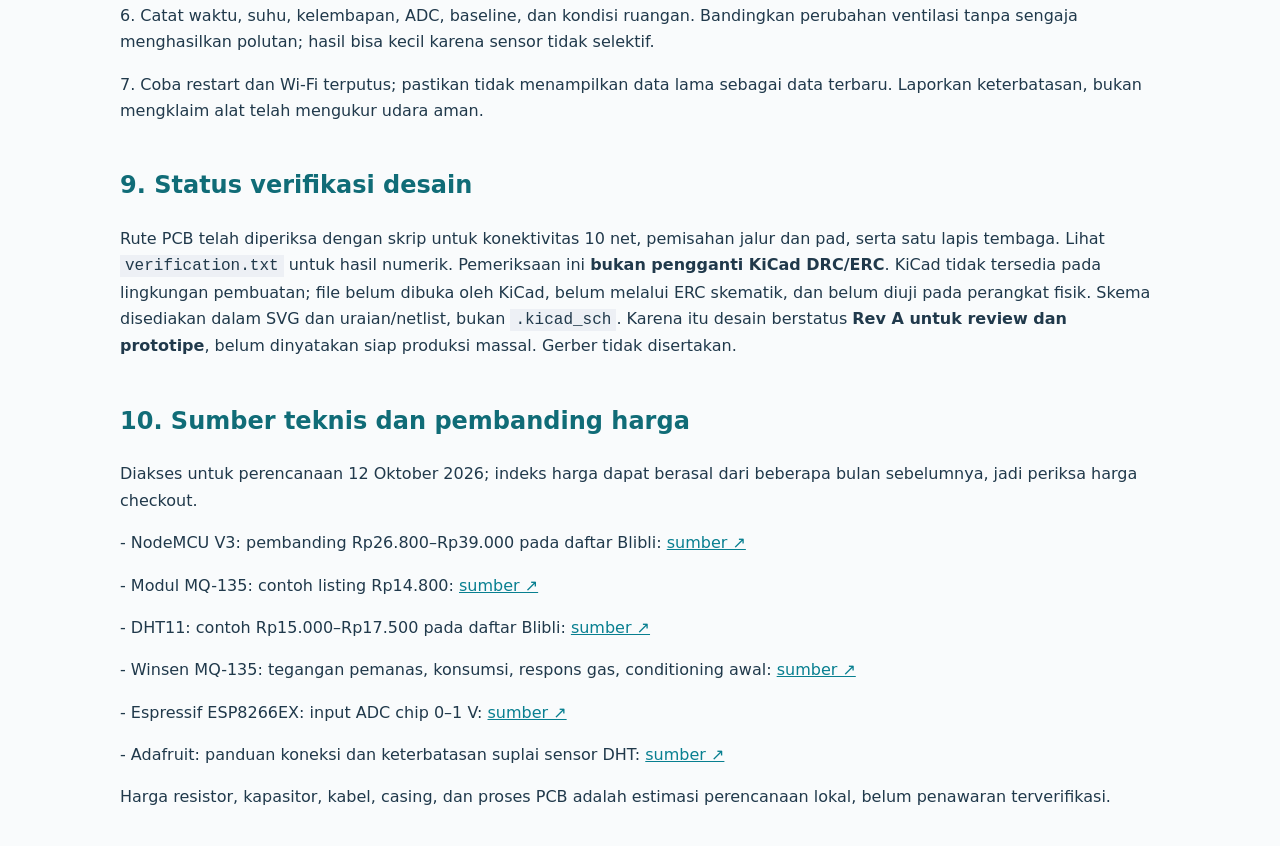
<file: Rencana_Proyek.html>
<!doctype html><html lang="id"><meta charset="utf-8"><title>Kelompok 7 — UdaraKita</title><style>
body{font:16px/1.65 system-ui,Arial;color:#20394b;max-width:1040px;margin:40px auto;padding:0 28px;background:#f9fbfc}h1{font-size:38px;line-height:1.2;border-top:7px solid #16818d;padding-top:26px}h2{margin-top:42px;color:#106c77}table{border-collapse:collapse;width:100%;font-size:14px;background:white}td{padding:10px;border-bottom:1px solid #dae4e9}tr:first-child{background:#dfeff1;font-weight:bold}img{display:block;width:100%;margin:28px auto}a{color:#087f90}code{background:#edf0f5;padding:2px 5px}@media print{body{margin:0;font-size:11px;background:white}h1{font-size:26px}h2{font-size:18px;break-after:avoid}table{font-size:10px}tr,img{break-inside:avoid}a{color:inherit}img{max-height:750px;object-fit:contain}}
</style><body><h1>Rencana Proyek IoT — Kelompok 7 Udara</h1><p><strong>Judul:</strong> UdaraKita — Pemantauan Indikasi Gas, Suhu, dan Kelembapan Berbasis Wi-Fi</p><p><strong>Anggota:</strong> Zainal Fattah, Naufal Adani, Aisyha N A.</p><p><strong>Batas anggaran:</strong> Rp150.000. <strong>Tanggal perencanaan:</strong> 12 Oktober 2026.</p><h2>1. Tujuan dan cara kerja</h2><p>Membuat prototipe pembelajaran yang menampilkan perubahan pembacaan sensor gas MQ-135, suhu, dan kelembapan di browser HP. NodeMCU ESP8266 membaca sensor, mengendalikan dua LED, dan menyediakan halaman web lokal. HP dan NodeMCU terhubung ke Wi-Fi yang sama; alternatif demonstrasi memakai mode access point NodeMCU. Tidak perlu LCD, langganan cloud, atau akses internet untuk demonstrasi lokal.</p><p>Alur: udara sekitar → MQ-135 dan DHT11 → NodeMCU → Wi-Fi → browser HP. LED hijau menunjukkan pembacaan dekat baseline; LED merah menunjukkan kenaikan relatif yang melewati ambang percobaan.</p><p>MQ-135 merespons beberapa jenis gas dan dipengaruhi kondisi lingkungan. Proyek ini <strong>tidak menghasilkan AQI/ISPU, PM2.5, atau kadar CO₂ ppm yang tervalidasi</strong>. Gunakan istilah “nilai sensor”, “rasio terhadap baseline”, dan “kenaikan respons gas”. LED hijau bukan jaminan udara aman. Ini prototipe pembelajaran, bukan alarm keselamatan.</p><h2>2. Rencana belanja</h2><p>Harga berikut adalah <strong>alokasi belanja</strong>, bukan penawaran toko yang dijamin. Pembanding daring dicantumkan di bagian sumber. Pilih komponen dengan harga maksimal sesuai tabel; gabungkan pembelian untuk menghemat ongkir.</p><table><tr><td>Komponen</td><td>Jumlah</td><td>Anggaran</td><td>Kegunaan</td></tr><tr><td>NodeMCU ESP8266 V3 CH340</td><td>1</td><td>Rp35.000</td><td>Mikrokontroler dan Wi-Fi</td></tr><tr><td>Modul MQ-135, pin AO tersedia</td><td>1</td><td>Rp20.000</td><td>Indikasi perubahan gas/asap</td></tr><tr><td>Modul DHT11 yang mendukung suplai 3,3 V</td><td>1</td><td>Rp18.000</td><td>Suhu dan kelembapan</td></tr><tr><td>LED hijau dan merah 3 mm</td><td>2</td><td>Rp2.000</td><td>Indikator perubahan</td></tr><tr><td>Resistor: 47 kΩ 1%, 10 kΩ 1%, 10 kΩ, 1 kΩ ×2</td><td>5</td><td>Rp2.000</td><td>Pembagi tegangan, pull-up, pembatas LED</td></tr><tr><td>Kapasitor: 100 nF ×2 dan elko 100 µF ≥10 V</td><td>3</td><td>Rp4.000</td><td>Filter dan stabilisasi suplai</td></tr><tr><td>Header pitch 2,54 mm dan konektor/sambungan daya</td><td>1 set</td><td>Rp5.000</td><td>Sambungan PCB dan percabangan daya</td></tr><tr><td>Kabel Dupont female–female</td><td>1 set kecil</td><td>Rp8.000</td><td>Menghubungkan modul dan PCB</td></tr><tr><td>PCB satu sisi ±8 ×7 cm, bahan/etsa lokal</td><td>1</td><td>Rp20.000</td><td>Papan rangkaian</td></tr><tr><td>Kabel USB daya/data sesuai NodeMCU</td><td>1</td><td>Rp8.000</td><td>Pemrograman dan kebutuhan suplai</td></tr><tr><td>Alas/casing sederhana berventilasi + pengikat</td><td>1</td><td>Rp8.000</td><td>Dudukan proyek</td></tr><tr><td>Cadangan ongkir/selisih harga</td><td>—</td><td>Rp20.000</td><td>Cadangan</td></tr><tr><td><strong>Total maksimum</strong></td><td></td><td><strong>Rp150.000</strong></td><td></td></tr></table><p>Total barang Rp130.000 + cadangan Rp20.000. Alokasi PCB mengasumsikan fasilitas etsa sekolah/kampus atau jasa lokal murah; <strong>belum merupakan harga produksi pabrik termasuk ongkir/MOQ</strong>. Jika jasa PCB lebih mahal, gunakan PCB lubang sebagai prototipe dengan skema yang sama, dan serahkan file desain PCB sebagai keluaran tugas.</p><p>Diasumsikan tersedia/dipinjam: adaptor USB 5 V minimal 1 A yang baik, laptop, HP, solder, timah, multimeter, dan alat/fasilitas pembuatan PCB. Jika semuanya harus dibeli baru, Rp150.000 belum mencukupi. Casing dapat memakai barang bekas. Jangan mengurangi pembagi tegangan R1/R2 demi menekan biaya.</p><h2>3. Spesifikasi PCB</h2><p>File utama: <code>Kelompok7_Udara.kicad_pcb</code> — dibuka dengan PCB Editor KiCad. Ukuran <strong>76,20 × 63,50 mm</strong>, komponen through-hole, pitch header 2,54 mm, jalur di <strong>B.Cu saja</strong>, tanpa via, lebar jalur 0,50 mm, pad 1,70 mm, lubang 0,90 mm. Papan dapat memakai material satu sisi; pad komponen tetap didefinisikan sebagai through-hole di file CAD.</p><p>PCB ini adalah <strong>papan antarmuka</strong>, bukan soket untuk menancapkan seluruh NodeMCU. NodeMCU, MQ-135, dan DHT11 dipasang terpisah pada dudukan lalu dihubungkan menggunakan kabel. Ini menghindari masalah perbedaan lebar board NodeMCU dan urutan pin modul dari toko berbeda. Ikuti tulisan pin pada modul, bukan posisi fisiknya.</p><p>Gambar <code>Preview_PCB.png</code> dan <code>Layout_PCB.svg</code> adalah tampak atas sisi komponen, dengan jalur bawah diperlihatkan. Keduanya bukan berkas Gerber atau pola transfer toner. Gunakan KiCad untuk mengatur orientasi/mirror yang sesuai proses fabrikasi.</p><img src="Preview_PCB.png" alt="Desain PCB"/><h2>4. Koneksi per pin</h2><p>Nomor 1 ditandai pad persegi. Penomoran berikut merujuk ke konektor PCB, bukan nomor pin fisik ESP8266.</p><table><tr><td>Konektor PCB</td><td>Pin</td><td>Sambungkan ke</td></tr><tr><td>J1 daya</td><td>1 / 2</td><td>+5 V teratur / GND dari adaptor</td></tr><tr><td>J2 MQ-135</td><td>1 / 2 / 3</td><td>VCC 5 V / GND / AO modul MQ-135</td></tr><tr><td>J3 analog ke MCU</td><td>1 / 2</td><td>A0 NodeMCU / GND NodeMCU</td></tr><tr><td>J4 digital ke MCU</td><td>1 / 2 / 3</td><td>3V3 NodeMCU / D2 (GPIO4) / GND</td></tr><tr><td>J5 DHT11</td><td>1 / 2 / 3</td><td>VCC 3,3 V / DATA / GND modul DHT11</td></tr><tr><td>J6 indikator ke MCU</td><td>1 / 2 / 3</td><td>D5 (GPIO14) / D6 (GPIO12) / GND</td></tr></table><p>Pin <strong>DO</strong> modul MQ-135 tidak digunakan. Sensor MQ-135 harus mendapat 5 V, bukan 3,3 V. Pilih DHT11 yang dinyatakan mendukung 3,3 V dan uji dahulu. Jangan memberi modul DHT11 5 V pada rangkaian ini, karena pull-up pada modul dapat menarik jalur DATA ke 5 V.</p><p>Suplai normal: adaptor 5 V → dua cabang, satu ke J1 PCB, satu ke <strong>VIN/5V input NodeMCU yang telah diverifikasi untuk board tersebut</strong>; ground disatukan. J1 tidak otomatis memberi daya ke NodeMCU karena tidak ada jalur 5 V menuju J3/J4/J6. Gunakan konektor/percabangan daya berisolasi. Jangan mengandalkan VIN sebagai keluaran 5 V saat USB terpasang: perilaku klon berbeda-beda. Saat memprogram melalui USB laptop, lepaskan sumber 5 V eksternal; sambungkan kembali setelah USB laptop dilepas.</p><h2>5. Skema listrik</h2><p><strong>Analog:</strong> AO MQ-135 → R1 47 kΩ → net ADC → J3.1 → A0 NodeMCU. R2 10 kΩ dipasang antara ADC dan GND. C1 100 nF juga dipasang antara ADC dan GND. Pembagi tegangan ideal menghasilkan 5 × 10/(47+10) = <strong>0,877 V</strong> ketika AO = 5 V. Dengan suplai 5,25 V dan resistor 1% pada kombinasi terburuk, hasil sekitar 0,936 V. Pembagi internal NodeMCU dapat menurunkan nilai lagi; ini sengaja konservatif untuk varian A0, dengan konsekuensi resolusi lebih rendah.</p><p><strong>DHT:</strong> J4.1/J5.1 = 3V3; J4.2/J5.2 = DATA DHT. R3 10 kΩ menghubungkan DATA ke 3V3. Jika modul sudah memiliki pull-up, R3 boleh tidak dipasang setelah nilai pull-up modul diperiksa. C3 100 nF antara 3V3 dan GND.</p><p><strong>LED hijau:</strong> GPIO14/D5 → R4 1 kΩ → anoda D1; katoda D1 → GND. <strong>LED merah:</strong> GPIO12/D6 → R5 1 kΩ → anoda D2; katoda D2 → GND. Pada footprint D1/D2: pad 1 = katoda/K, pad 2 = anoda/A. GPIO HIGH menyalakan LED.</p><p><strong>Daya:</strong> C2 100 µF dipasang antara 5 V dan GND. Pad 1 C2 positif, pad 2 negatif. Estimasi kapasitas sumber 5 V/1 A memberi ruang bagi pemanas MQ-135 dan lonjakan arus Wi-Fi. MQ-135 menggunakan pemanas hingga sekitar 950 mW menurut manual; casing harus berventilasi.</p><img src="Skema_Rangkaian.svg" alt="Skema rangkaian"/><h2>6. Rencana perangkat lunak</h2><p>Gunakan Arduino IDE, dukungan board ESP8266, <code>ESP8266WiFi</code>, <code>ESP8266WebServer</code>, dan pustaka DHT. Firmware <strong>belum termasuk</strong> dalam paket desain ini.</p><p>1. Baca DHT11 setiap 2 detik; tampilkan kegagalan baca sebagai “sensor belum terbaca”, bukan nol.</p><p>2. Ambil beberapa sampel ADC dan rata-ratakan agar tampilan lebih stabil.</p><p>3. Siapkan halaman web berisi suhu °C, kelembapan %RH, ADC mentah 0–1023, baseline, rasio pembacaan, dan status pemanasan.</p><p>4. Setelah sensor stabil, pengguna menekan “ambil baseline” untuk merata-ratakan kondisi referensi selama 60 detik. Tolak baseline nol atau pembacaan mendekati saturasi.</p><p>5. Contoh ambang <strong>khusus demonstrasi</strong>, bukan ambang kesehatan: LED merah jika rasio ADC/baseline &gt;1,30 selama 10 detik; kembali hijau jika &lt;1,15 selama 10 detik. Sesuaikan berdasarkan percobaan dan rekam alasannya. Selama pemanasan/error, jangan tampilkan status normal.</p><p>6. Halaman web meminta data baru setiap 2 detik. Semua fungsi inti tetap bekerja tanpa internet. Jangan mengonversi ADC langsung menjadi ppm atau AQI.</p><p>Manual MQ-135 menyebut conditioning awal <strong>lebih dari 48 jam</strong>. Jadwalkan sejak awal proyek; pemanasan singkat beberapa menit tidak menggantikan proses tersebut. Sesudah setiap penyalaan, tunggu hingga pembacaan stabil; kestabilan ditentukan dari data, bukan waktu yang dianggap berlaku untuk semua modul.</p><h2>7. Pembagian kerja dan jadwal</h2><p>Usulan pembagian ini dapat disesuaikan dengan kemampuan anggota.</p><table><tr><td>Anggota</td><td>Tanggung jawab</td><td>Hasil</td></tr><tr><td>Zainal Fattah</td><td>Integrasi NodeMCU, firmware, Wi-Fi</td><td>Pembacaan sensor dan halaman web</td></tr><tr><td>Naufal Adani</td><td>Pengadaan, PCB, penyolderan, pengecekan daya</td><td>Rangkaian terpasang dan catatan pengukuran</td></tr><tr><td>Aisyha N A</td><td>Pencatatan pengujian, laporan, tampilan presentasi</td><td>Tabel pengamatan dan presentasi</td></tr></table><p>Hari 1: cek kebutuhan tugas, beli/pinjam alat, uji suplai dan sensor, mulai conditioning MQ-135. Hari 2–3: conditioning sesuai manual di tempat berventilasi, uji breadboard pin dan logika; kerjakan halaman web dan laporan. Hari 4: uji rangkaian lengkap sebelum PCB. Hari 5: review KiCad, buat PCB, solder. Hari 6: pengujian dan pencatatan. Hari 7: perbaikan, dokumentasi, latihan demonstrasi.</p><h2>8. Perakitan dan pengujian</h2><p>1. Pastikan ukuran kaki komponen cocok: resistor pitch 7,62 mm, kapasitor/LED/header pitch 2,54 mm. Pilih elko diameter ≤6,3 mm dan LED 3 mm. Letakkan sensor DHT11 sekitar ≥10 cm dari MQ-135 dan sumber panas; kabel dibuat pendek.</p><p>2. Buka file PCB di KiCad, cek penomoran pin, outline, clearance, dan footprint; jalankan DRC. File ini memakai footprint mandiri tanpa pustaka eksternal. Label detail kabel ada pada tabel di atas.</p><p>3. Sebelum menyalakan: cek kontinuitas setiap net, tidak ada hubung singkat 5 V–GND atau 3V3–GND, polaritas C2 dan LED benar. Ukur catu 5 V dan 3,3 V.</p><p>4. Uji pembagi analog sebelum memasang A0: dengan AO uji 5 V teratur, ukur titik ADC sekitar 0,88 V tanpa NodeMCU. Pastikan tetap &lt;1 V. Hindari menghubungkan AO langsung ke A0.</p><p>5. Verifikasi pembacaan DHT11 dan respons MQ-135, akses web dari HP, serta pergantian LED dengan ambang uji sementara. Pengujian logika LED dapat menggunakan nilai simulasi tanpa membuat asap atau melepas gas.</p><p>6. Catat waktu, suhu, kelembapan, ADC, baseline, dan kondisi ruangan. Bandingkan perubahan ventilasi tanpa sengaja menghasilkan polutan; hasil bisa kecil karena sensor tidak selektif.</p><p>7. Coba restart dan Wi-Fi terputus; pastikan tidak menampilkan data lama sebagai data terbaru. Laporkan keterbatasan, bukan mengklaim alat telah mengukur udara aman.</p><h2>9. Status verifikasi desain</h2><p>Rute PCB telah diperiksa dengan skrip untuk konektivitas 10 net, pemisahan jalur dan pad, serta satu lapis tembaga. Lihat <code>verification.txt</code> untuk hasil numerik. Pemeriksaan ini <strong>bukan pengganti KiCad DRC/ERC</strong>. KiCad tidak tersedia pada lingkungan pembuatan; file belum dibuka oleh KiCad, belum melalui ERC skematik, dan belum diuji pada perangkat fisik. Skema disediakan dalam SVG dan uraian/netlist, bukan <code>.kicad_sch</code>. Karena itu desain berstatus <strong>Rev A untuk review dan prototipe</strong>, belum dinyatakan siap produksi massal. Gerber tidak disertakan.</p><h2>10. Sumber teknis dan pembanding harga</h2><p>Diakses untuk perencanaan 12 Oktober 2026; indeks harga dapat berasal dari beberapa bulan sebelumnya, jadi periksa harga checkout.</p><p>- NodeMCU V3: pembanding Rp26.800–Rp39.000 pada daftar Blibli: <a href="https://www.blibli.com/jual/nodemcu-v3-ch340">sumber ↗</a></p><p>- Modul MQ-135: contoh listing Rp14.800: <a href="https://www.blibli.com/p/modul-mq-135-sensor-deteksi-gas-air-quality-detection-module-mq135/ps--LIH-26875-00277">sumber ↗</a></p><p>- DHT11: contoh Rp15.000–Rp17.500 pada daftar Blibli: <a href="https://www.blibli.com/jual/dht11-digital">sumber ↗</a></p><p>- Winsen MQ-135: tegangan pemanas, konsumsi, respons gas, conditioning awal: <a href="https://www.winsen-sensor.com/manual/mq135.html">sumber ↗</a></p><p>- Espressif ESP8266EX: input ADC chip 0–1 V: <a href="https://documentation.espressif.com/0a-esp8266ex_datasheet_en.html">sumber ↗</a></p><p>- Adafruit: panduan koneksi dan keterbatasan suplai sensor DHT: <a href="https://learn.adafruit.com/dht?view=all">sumber ↗</a></p><p>Harga resistor, kapasitor, kabel, casing, dan proses PCB adalah estimasi perencanaan lokal, belum penawaran terverifikasi.</p></body></html>
</file>
<file: simulator/style.css>
@import url('https://fonts.googleapis.com/css2?family=DM+Sans:wght@400;500;600;700;800&family=Space+Grotesk:wght@400;500;600;700&display=swap');
:root{font-family:'DM Sans',sans-serif;color:#d7e6e7;background:#071923;font-synthesis:none}*{box-sizing:border-box}html{scroll-behavior:smooth}body{margin:0}button,input{font:inherit}button{cursor:pointer}a{color:inherit;text-decoration:none}.topbar{height:78px;border-bottom:1px solid #27414a;display:flex;align-items:center;gap:42px;padding:0 max(32px,calc((100vw - 1490px)/2));background:#091e27;position:sticky;top:0;z-index:4}.brand{display:flex;gap:12px;align-items:center;min-width:220px}.brand-mark{height:39px;width:39px;border-radius:12px;background:#31cea3;display:grid;place-items:center;color:#09252a;font:bold 24px 'Space Grotesk';letter-spacing:-4px;padding-right:4px}.brand-mark span{font-size:11px;align-self:end;padding-bottom:9px;letter-spacing:0}.brand strong{display:block;font:700 20px 'Space Grotesk';letter-spacing:-.6px}.brand small{display:block;color:#80a3a9;font-size:9px;font-weight:800;letter-spacing:2.2px}.topbar nav{display:flex;gap:28px;font-size:13px;font-weight:700;color:#a2bdc0}.topbar nav a:hover{color:#6be2bb}.top-pill{margin-left:auto;border:1px solid #2d7264;color:#71d9b5;border-radius:50px;padding:9px 13px;font-size:11px;font-weight:800;white-space:nowrap}.live-dot{display:inline-block;width:7px;height:7px;border-radius:50%;background:#44d69b;box-shadow:0 0 0 4px #44d69b22;margin-right:7px}main{max-width:1490px;margin:auto;padding:0 32px}.hero{display:flex;gap:50px;justify-content:space-between;align-items:flex-end;padding:57px 0 48px}.hero>div:first-child{max-width:720px}.eyebrow{display:block;color:#57cfb2;font-weight:800;font-size:11px;letter-spacing:2.1px}.hero h1{font:700 clamp(37px,4vw,62px)/1.08 'Space Grotesk';letter-spacing:-2.5px;margin:15px 0 18px;color:#f7fbfb}.hero h1 em{font-style:normal;color:#61d5b3}.hero p{color:#a5bcc1;line-height:1.7;font-size:15px;margin:0}.hero-note{max-width:340px;border:1px solid #31545b;background:#102b34;border-radius:17px;padding:20px 22px}.hero-note span{color:#f4b978;font-weight:800;font-size:10px;letter-spacing:1.8px}.hero-note p{font-size:12px;line-height:1.6;margin-top:8px;color:#bbd0d2}.hero-note strong{color:#e9f5f4}.summary{display:grid;grid-template-columns:repeat(4,1fr);gap:14px;margin-bottom:18px}.summary article{background:#0e2832;border:1px solid #24424b;border-radius:18px;padding:20px 21px;min-height:132px}.summary article>span{display:block;color:#86a8af;font-size:10px;font-weight:800;letter-spacing:1.7px}.summary strong{font:700 25px 'Space Grotesk';display:block;color:#f7fbfb;margin:13px 0 5px}.summary strong small{font-size:13px;color:#84b0b3}.summary b{font-size:17px;color:#4f7480}.summary article>small{font-size:11px;color:#91afb3;line-height:1.4}.workarea{display:grid;grid-template-columns:minmax(0,1.65fr) minmax(320px,.72fr);gap:18px;align-items:stretch}.panel{background:#0d2630;border:1px solid #25434c;border-radius:21px;padding:24px;min-width:0}.section-head{display:flex;align-items:center;justify-content:space-between;gap:16px;margin-bottom:18px}.section-head h2{font:700 22px 'Space Grotesk';letter-spacing:-.6px;color:#f1fbfa;margin:7px 0 0}.hint,.muted{color:#8daab0;font-size:11px}.circuit-scroll{background:#eaf1ef;border-radius:16px;overflow:auto}.circuit-scroll svg{display:block;width:100%;min-width:680px}.wire path{fill:none;stroke-width:4;stroke-linecap:round;stroke-linejoin:round}.wire.power path{stroke:#ee7845}.wire.v3 path{stroke:#e9ae3f}.wire.ground path{stroke:#375e73}.wire.data path{stroke:#1d9a8d}.wire.analog path{stroke:#8b58c5}.wire.green path{stroke:#25965e}.wire.red path{stroke:#d65f65}.wire{transition:opacity .2s}.circuit-focus .wire:not(.selected){opacity:.15}.circuit-focus .wire.selected path{stroke-width:6;filter:drop-shadow(0 0 5px currentColor)}.component{cursor:pointer}.component:hover>rect:first-child,.component.active>rect:first-child{stroke:#39bda5;stroke-width:4}.rail-text,.tiny-label,.note-svg,.part-sub,.pin-label,.part-title,.small-res,.resistor text{font-family:'DM Sans',sans-serif;fill:#173844}.rail-text{font-size:16px;font-weight:800;paint-order:stroke;stroke:#fcfdfb;stroke-width:5}.power-text{fill:#dc6838}.v3-text{fill:#c58920}.ground-text{fill:#30516c}.part-title{font-weight:800;font-size:20px}.part-sub{font-size:13px}.part-title.white,.part-sub.white{fill:white}.pin-label{font-size:14px;font-weight:800}.pins text{font-size:11px;fill:#e4f6ee;font-weight:800}.tiny-label{font-size:12px;font-weight:800}.small-res{font-size:10px;font-weight:700}.resistor text{font-size:12px;font-weight:700}.cap-plus{fill:#e9fff6;font-size:14px;font-weight:800}.note-svg{font-size:13px}.component-info{display:flex;gap:12px;align-items:flex-start;min-height:58px;margin-top:16px}.component-info .info-icon{border-radius:8px;background:#1f685f;width:22px;height:22px;text-align:center;line-height:22px;color:#c5fff0;font-weight:800;flex:none}.component-info p{font-size:12px;color:#a9c3c5;line-height:1.5;margin:0}.component-info strong{color:#f4faf9}.demo-tag{font-size:10px;color:#e7bc84;border:1px solid #76604a;padding:6px 9px;border-radius:6px;font-weight:800;white-space:nowrap}.controls{display:flex;flex-direction:column}.control-group{border-top:1px solid #23414b;padding-top:17px;margin-top:8px}.control-heading{display:flex;justify-content:space-between;gap:10px;align-items:center}.control-heading label{font-size:13px;font-weight:800;color:#e6f2f1}.control-heading strong{font:700 16px 'Space Grotesk';color:#5dd5b2;white-space:nowrap}input[type=range]{width:100%;accent-color:#45d0a4;margin:15px 0 6px;cursor:pointer}.range-ends{display:flex;justify-content:space-between;font-size:10px;color:#84a9ad}.control-group p{font-size:11px;line-height:1.5;color:#8aa8ae;margin:12px 0 0}.control-grid{display:grid;grid-template-columns:1fr 1fr;gap:16px}.control-grid .control-heading{display:block}.control-grid .control-heading strong{display:block;margin-top:7px}.process{border-top:1px solid #25434c;margin-top:15px;padding-top:15px;display:flex;justify-content:space-between;gap:10px;align-items:center}.process>div{display:flex;gap:10px;align-items:center}.step-count{background:#1b474c;color:#78dfc1;border-radius:8px;width:24px;height:24px;display:grid;place-items:center;font-size:11px;font-weight:800;flex:none}.process strong{display:block;font-size:12px;color:#e9f6f4}.process small{font-size:10px;color:#85a5ac;display:block;line-height:1.3;margin-top:3px}.process button{background:#2fc89c;border:none;border-radius:9px;color:#08322d;font-weight:800;font-size:10px;padding:10px;white-space:nowrap}.process button:hover:not(:disabled){background:#79e4c3}.process button:disabled{background:#264850;color:#72939a;cursor:not-allowed}.reset-button{margin-top:auto;align-self:flex-start;background:none;border:none;color:#91c6be;font-size:11px;font-weight:700;padding:18px 0 0}.reset-button:hover{color:#d5fff0}.bottom-grid{display:grid;grid-template-columns:1fr 1fr;gap:18px;margin-top:18px}.offline-pill{color:#e1b37b;border:1px solid #785e43;background:#5f4d302b;border-radius:20px;padding:7px 10px;font-size:10px;white-space:nowrap;font-weight:800}.dashboard .muted{line-height:1.5;margin-top:-7px}.streams{display:grid;grid-template-columns:repeat(3,1fr);gap:10px;margin-top:20px}.stream{border:1px solid #2a4b54;background:#112f39;border-radius:12px;padding:12px;min-height:83px}.stream span{display:block;font-size:10px;color:#8baeb2}.stream strong{display:block;color:#eaf8f5;font:700 17px 'Space Grotesk';margin:7px 0;word-break:break-word}.stream small{color:#48d1a8;font-size:10px;font-weight:800}.wire-table>div{border-bottom:1px solid #27434d;display:flex;justify-content:space-between;gap:16px;padding:9px 0;font-size:11px}.wire-table strong{color:#79d7bb;white-space:nowrap}.wire-table span{text-align:right;color:#afc5c7}.guide-link{display:inline-block;margin-top:16px;color:#6ce2bd;font-size:11px;font-weight:800}footer{border-top:1px solid #24414c;display:flex;justify-content:space-between;gap:25px;padding:30px 0 45px;margin-top:38px}footer strong{display:block;color:#eff8f6;font-size:14px}footer span,footer p{color:#85a4aa;font-size:11px;line-height:1.5}footer p{max-width:470px;margin:0}@media(max-width:1080px){.workarea{grid-template-columns:1fr}.bottom-grid{grid-template-columns:1fr}.topbar{gap:20px}.hero-note{max-width:280px}}@media(max-width:720px){main{padding:0 16px}.topbar{padding:0 16px;height:68px}.topbar nav,.top-pill{display:none}.hero{display:block;padding:35px 0 25px}.hero-note{max-width:none;margin-top:24px}.summary{grid-template-columns:repeat(2,1fr)}.summary article{min-height:118px;padding:14px}.summary strong{font-size:19px}.panel{padding:15px}.hint{display:none}.control-grid{grid-template-columns:1fr}footer{display:block}footer p{margin-top:12px}.streams{grid-template-columns:repeat(2,1fr)}}
</file>
